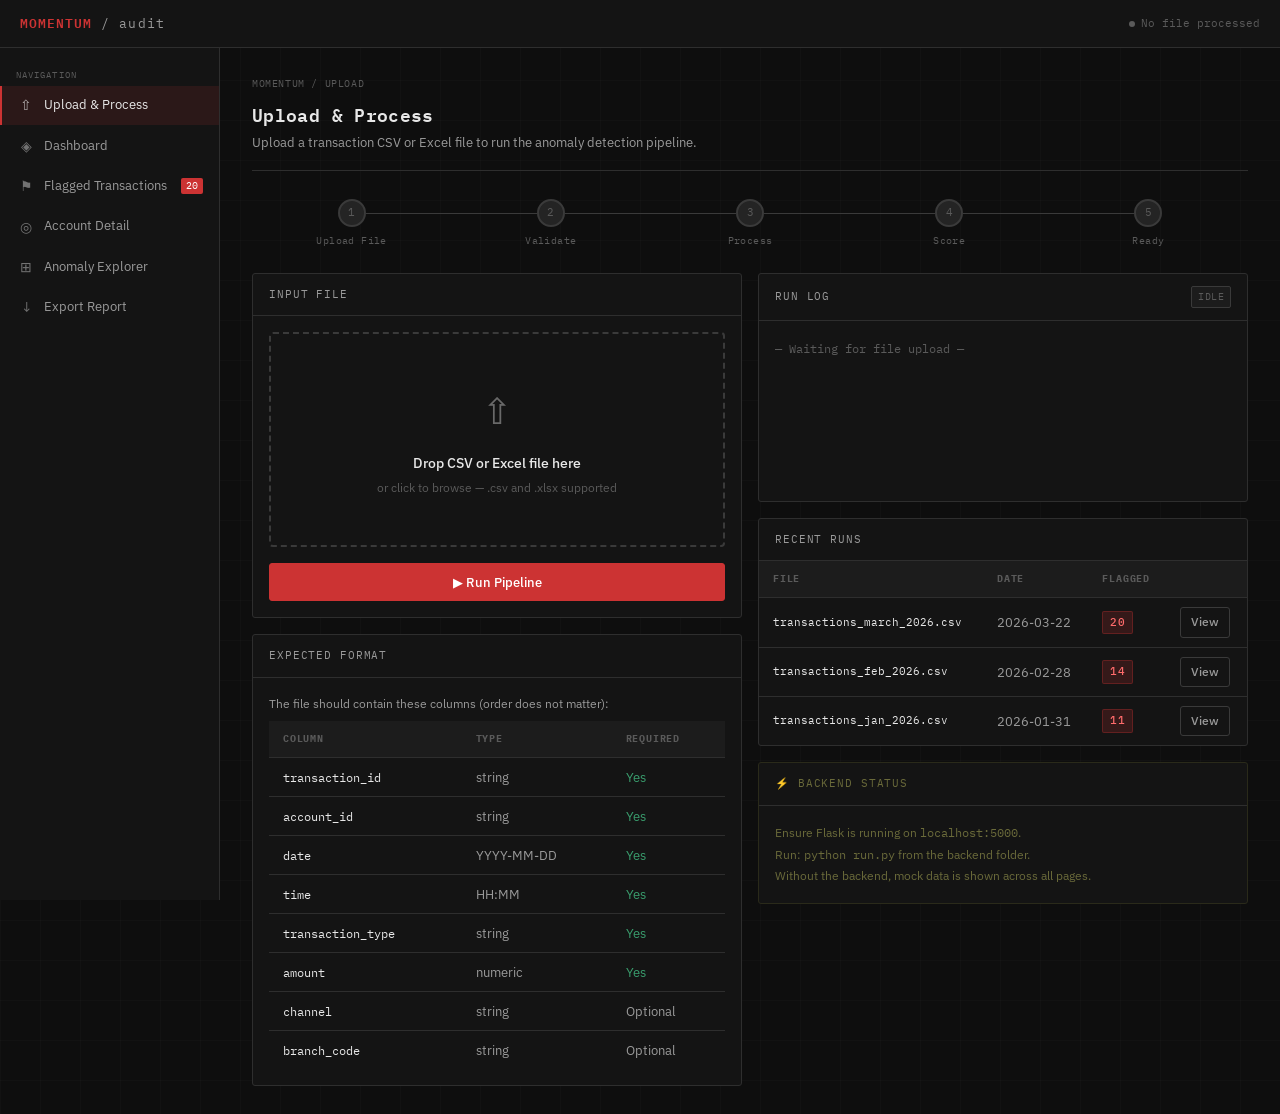
<file: backend/static/index.html>
<!DOCTYPE html>
<html lang="en">
<head>
  <meta charset="UTF-8">
  <meta name="viewport" content="width=device-width, initial-scale=1.0">
  <title>Momentum — Upload &amp; Process</title>
  <link rel="stylesheet" href="style.css">
</head>
<body>
<div class="app-shell">

  <header class="topbar" id="topbar"></header>
  <nav class="sidebar" id="sidebar"></nav>

  <main class="main">
    <div class="page-header">
      <div class="breadcrumb">MOMENTUM / UPLOAD</div>
      <h1>Upload &amp; Process</h1>
      <p>Upload a transaction CSV or Excel file to run the anomaly detection pipeline.</p>
    </div>

    <!-- Step pipeline indicator -->
    <div class="pipeline">
      <div class="pipeline-step" id="step-upload">
        <div class="pipeline-dot">1</div>
        <div class="pipeline-label">Upload File</div>
      </div>
      <div class="pipeline-step" id="step-validate">
        <div class="pipeline-dot">2</div>
        <div class="pipeline-label">Validate</div>
      </div>
      <div class="pipeline-step" id="step-process">
        <div class="pipeline-dot">3</div>
        <div class="pipeline-label">Process</div>
      </div>
      <div class="pipeline-step" id="step-score">
        <div class="pipeline-dot">4</div>
        <div class="pipeline-label">Score</div>
      </div>
      <div class="pipeline-step" id="step-done">
        <div class="pipeline-dot">5</div>
        <div class="pipeline-label">Ready</div>
      </div>
    </div>

    <div class="two-col mt16">

      <!-- Left: drop zone -->
      <div>
        <div class="panel">
          <div class="panel-header">Input File</div>
          <div class="panel-body">
            <div class="dropzone" id="dropzone">
              <div class="dz-icon">&#8679;</div>
              <div class="dz-title">Drop CSV or Excel file here</div>
              <div class="dz-sub">or click to browse — .csv and .xlsx supported</div>
              <input type="file" id="file-input" accept=".csv,.xlsx" style="display:none">
            </div>

            <div id="file-info" style="display:none" class="mt16">
              <div class="flex align-center gap8 mb8">
                <span style="font-size:20px">&#128196;</span>
                <div>
                  <div id="file-name" style="font-size:13px;font-weight:500;"></div>
                  <div id="file-meta" class="text-faint text-sm"></div>
                </div>
                <button class="btn btn-ghost btn-sm" id="clear-btn" style="margin-left:auto">&#10005; Clear</button>
              </div>
            </div>

            <div class="mt16">
              <button class="btn btn-primary" id="run-btn" disabled style="width:100%;justify-content:center;padding:10px">
                &#9654; Run Pipeline
              </button>
            </div>
          </div>
        </div>

        <div class="panel mt16">
          <div class="panel-header">Expected Format</div>
          <div class="panel-body">
            <p class="text-sm text-dim mb8">The file should contain these columns (order does not matter):</p>
            <table style="width:100%">
              <thead><tr><th>Column</th><th>Type</th><th>Required</th></tr></thead>
              <tbody>
                <tr><td class="mono">transaction_id</td>  <td class="dim">string</td>    <td class="text-green">Yes</td></tr>
                <tr><td class="mono">account_id</td>      <td class="dim">string</td>    <td class="text-green">Yes</td></tr>
                <tr><td class="mono">date</td>            <td class="dim">YYYY-MM-DD</td><td class="text-green">Yes</td></tr>
                <tr><td class="mono">time</td>            <td class="dim">HH:MM</td>     <td class="text-green">Yes</td></tr>
                <tr><td class="mono">transaction_type</td><td class="dim">string</td>    <td class="text-green">Yes</td></tr>
                <tr><td class="mono">amount</td>          <td class="dim">numeric</td>   <td class="text-green">Yes</td></tr>
                <tr><td class="mono">channel</td>         <td class="dim">string</td>    <td class="text-dim">Optional</td></tr>
                <tr><td class="mono">branch_code</td>     <td class="dim">string</td>    <td class="text-dim">Optional</td></tr>
              </tbody>
            </table>
          </div>
        </div>
      </div>

      <!-- Right: run log + recent runs -->
      <div>
        <div class="panel">
          <div class="panel-header">
            Run Log
            <span id="log-status" class="tag">idle</span>
          </div>
          <div class="panel-body" id="log-body"
               style="font-family:var(--mono);font-size:11.5px;color:var(--text2);min-height:180px;line-height:2">
            <span class="text-faint">— Waiting for file upload —</span>
          </div>
        </div>

        <div class="panel mt16">
          <div class="panel-header">Recent Runs</div>
          <div class="panel-body" style="padding:0">
            <table style="width:100%">
              <thead><tr><th>File</th><th>Date</th><th>Flagged</th><th></th></tr></thead>
              <tbody id="recent-runs"></tbody>
            </table>
          </div>
        </div>

        <div class="panel mt16" style="border-color:#2a2a1a">
          <div class="panel-header" style="color:#6a6a3a">&#9889; Backend Status</div>
          <div class="panel-body text-sm" style="color:#6a6a3a;line-height:1.8">
            Ensure Flask is running on <span style="font-family:var(--mono)">localhost:5000</span>.<br>
            Run: <span style="font-family:var(--mono)">python run.py</span> from the backend folder.<br>
            Without the backend, mock data is shown across all pages.
          </div>
        </div>
      </div>

    </div>
  </main>
</div>

<script src="data.js"></script>
<script>
  document.getElementById('topbar').innerHTML = Utils.topbar('idle');
  document.getElementById('sidebar').innerHTML = Utils.sidebar('upload');

  const recentRuns = [
    { file:'transactions_march_2026.csv', date:'2026-03-22', flagged:20 },
    { file:'transactions_feb_2026.csv',   date:'2026-02-28', flagged:14 },
    { file:'transactions_jan_2026.csv',   date:'2026-01-31', flagged:11 },
  ];
  document.getElementById('recent-runs').innerHTML = recentRuns.map(r => `
    <tr>
      <td class="mono" style="font-size:11px">${r.file}</td>
      <td class="dim">${r.date}</td>
      <td><span class="risk high">${r.flagged}</span></td>
      <td><a href="dashboard.html" class="btn btn-ghost btn-sm">View</a></td>
    </tr>
  `).join('');

  /* Drop zone */
  const dz     = document.getElementById('dropzone');
  const fi     = document.getElementById('file-input');
  const runBtn = document.getElementById('run-btn');
  let selectedFile = null;

  dz.addEventListener('click',     ()  => fi.click());
  dz.addEventListener('dragover',  e   => { e.preventDefault(); dz.classList.add('dragover'); });
  dz.addEventListener('dragleave', ()  => dz.classList.remove('dragover'));
  dz.addEventListener('drop',      e   => { e.preventDefault(); dz.classList.remove('dragover'); handleFile(e.dataTransfer.files[0]); });
  fi.addEventListener('change',    ()  => handleFile(fi.files[0]));

  function handleFile(f) {
    if (!f) return;
    if (!f.name.match(/\.(csv|xlsx)$/i)) {
      Utils.toast('Only .csv and .xlsx files are supported.', 'error');
      return;
    }
    selectedFile = f;
    document.getElementById('file-info').style.display = 'block';
    document.getElementById('file-name').textContent = f.name;
    document.getElementById('file-meta').textContent = (f.size / 1024).toFixed(1) + ' KB';
    dz.style.display = 'none';
    runBtn.disabled = false;
    log('File selected: ' + f.name, 'ok');
    setStep('upload');
  }

  document.getElementById('clear-btn').addEventListener('click', () => {
    selectedFile = null;
    document.getElementById('file-info').style.display = 'none';
    dz.style.display = '';
    runBtn.disabled = true;
    fi.value = '';
    resetSteps();
    document.getElementById('log-body').innerHTML = '<span class="text-faint">— Waiting for file upload —</span>';
    document.getElementById('log-status').textContent = 'idle';
    document.getElementById('log-status').style.color = '';
    runBtn.textContent = '&#9654; Run Pipeline';
    runBtn.onclick = null;
  });

  /* Pipeline run */
  runBtn.addEventListener('click', async () => {
    if (!selectedFile || runBtn.textContent.includes('Dashboard')) {
      if (runBtn.textContent.includes('Dashboard')) window.location.href = 'dashboard.html';
      return;
    }

    runBtn.disabled = true;
    runBtn.textContent = '⏳ Processing…';
    document.getElementById('log-status').textContent = 'running';
    document.getElementById('log-status').style.color = 'var(--yellow)';
    document.getElementById('log-body').innerHTML = '';

    log('Uploading ' + selectedFile.name + ' ...');
    setStep('validate');
    await delay(200);

    try {
      log('POST ' + BACKEND_URL + '/upload');
      setStep('process');

      log('Connecting to backend — attempt 1...');
      const result = await fetchBackendData(selectedFile, 1);
      log('Server responded OK', 'ok');
      setStep('score');
      await delay(150);

      const rows   = result.data ?? [];
      const mapped = mapBackendToUI(rows);

      localStorage.setItem('transactions', JSON.stringify(rows));
      localStorage.setItem('run_summary',  JSON.stringify(buildRunSummary(result, mapped)));

      const flagCount = result.fraud_count ?? mapped.filter(t => t.flag === 1).length;
      log(`Done — ${flagCount} anomalies in ${result.total_records ?? rows.length} records.`, 'ok');
      setStep('done');

      document.getElementById('log-status').textContent = 'done';
      document.getElementById('log-status').style.color = 'var(--green)';
      Utils.toast('Analysis complete — ' + flagCount + ' anomalies found.');

      runBtn.disabled = false;
      runBtn.innerHTML = '&#9654; View Dashboard';
      runBtn.onclick = () => { window.location.href = 'dashboard.html'; };

    } catch (err) {
      console.error(err);
      const isTimeout = err.message.includes('timed out');
      const isNetwork = err.message.toLowerCase().includes('fetch') ||
                        err.message.toLowerCase().includes('failed') ||
                        err.message.toLowerCase().includes('network');
      if (isTimeout) {
        log('ERROR: Request timed out. Check Flask is running on port 5000.', 'error');
        Utils.toast('Timed out — is the backend running?', 'error');
      } else if (isNetwork) {
        log('ERROR: Cannot reach backend. Start Flask with: python run.py', 'error');
        Utils.toast('Cannot reach backend — see log for help.', 'error');
      } else {
        log('ERROR: ' + err.message, 'error');
        Utils.toast('Backend error — check log for details.', 'error');
      }
      document.getElementById('log-status').textContent = 'error';
      document.getElementById('log-status').style.color = 'var(--accent)';
      runBtn.disabled = false;
      runBtn.textContent = '&#9654; Retry';
    }
  });

  function log(msg, cls) {
    const b = document.getElementById('log-body');
    if (!msg) return;
    const line = document.createElement('div');
    line.textContent = new Date().toTimeString().slice(0, 8) + '  ' + msg;
    if (cls === 'ok')    line.style.color = 'var(--green)';
    if (cls === 'error') line.style.color = 'var(--accent2)';
    b.appendChild(line);
    b.scrollTop = b.scrollHeight;
  }

  const stepOrder = ['upload', 'validate', 'process', 'score', 'done'];
  function setStep(active) {
    const idx = stepOrder.indexOf(active);
    stepOrder.forEach((s, i) => {
      const el = document.getElementById('step-' + s);
      if (el) el.className = 'pipeline-step' + (i < idx ? ' done' : i === idx ? ' active' : '');
    });
  }
  function resetSteps() {
    stepOrder.forEach(s => { const el = document.getElementById('step-' + s); if (el) el.className = 'pipeline-step'; });
  }

  const delay = ms => new Promise(r => setTimeout(r, ms));
</script>
</body>
</html>
</file>
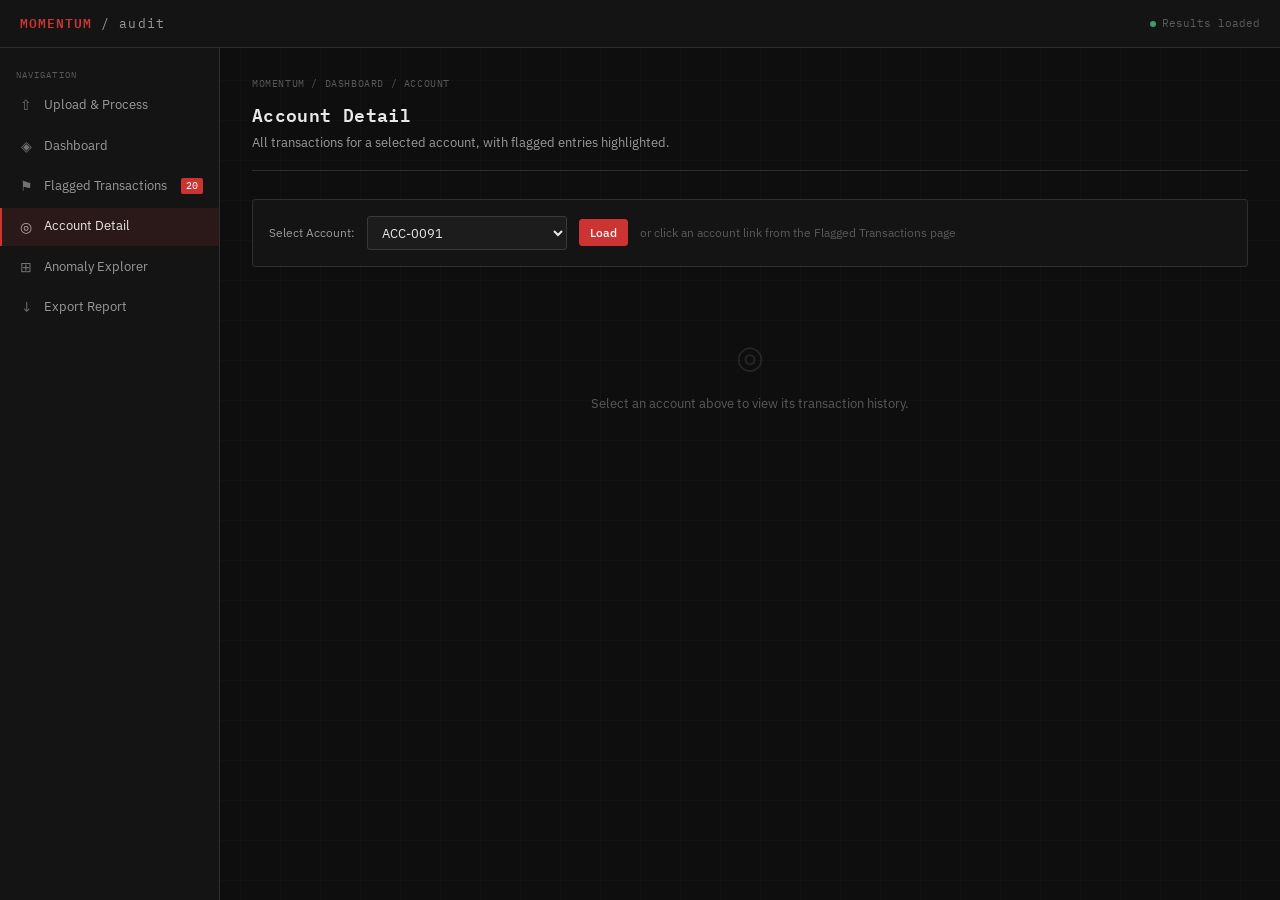
<file: backend/static/account.html>
<!DOCTYPE html>
<html lang="en">
<head>
  <meta charset="UTF-8">
  <meta name="viewport" content="width=device-width, initial-scale=1.0">
  <title>Momentum — Account Detail</title>
  <link rel="stylesheet" href="style.css">
</head>
<body>
<div class="app-shell">

  <header class="topbar" id="topbar"></header>
  <nav class="sidebar" id="sidebar"></nav>

  <main class="main">
    <div class="page-header">
      <div class="breadcrumb">MOMENTUM / <a href="dashboard.html">DASHBOARD</a> / ACCOUNT</div>
      <h1>Account Detail</h1>
      <p>All transactions for a selected account, with flagged entries highlighted.</p>
    </div>

    <div class="panel mb16">
      <div class="panel-body" style="display:flex;align-items:center;gap:12px;flex-wrap:wrap">
        <label style="font-size:12px;color:var(--text2);white-space:nowrap">Select Account:</label>
        <select class="select" id="account-select" style="width:200px"></select>
        <button class="btn btn-primary btn-sm" id="load-btn">Load</button>
        <span class="text-faint text-sm" id="acc-hint">or click an account link from the Flagged Transactions page</span>
      </div>
    </div>

    <div class="stat-grid" id="acc-stats" style="display:none"></div>

    <div id="acc-content" style="display:none">
      <div class="two-col mb16">
        <div class="panel">
          <div class="panel-header">Transaction History (last 30 days)</div>
          <div class="panel-body">
            <div class="histo" id="histo" style="height:60px"></div>
            <div class="flex justify-between mt8">
              <span class="text-faint text-sm">Older</span>
              <span class="text-faint text-sm">Recent</span>
            </div>
            <div class="flex gap12 mt8">
              <span style="font-size:11px;color:var(--text3)"><span style="display:inline-block;width:10px;height:10px;background:var(--bg4);border-radius:1px;margin-right:4px;vertical-align:middle"></span>Normal</span>
              <span style="font-size:11px;color:var(--accent)"><span style="display:inline-block;width:10px;height:10px;background:rgba(204,51,51,0.5);border-radius:1px;margin-right:4px;vertical-align:middle"></span>Flagged</span>
            </div>
          </div>
        </div>

        <div class="panel">
          <div class="panel-header">Account Profile</div>
          <div class="panel-body">
            <div class="detail-grid" id="acc-profile"></div>
          </div>
        </div>
      </div>

      <div class="table-wrap">
        <div class="table-toolbar">
          <span class="title">All Transactions</span>
          <select class="select" id="acc-filter-flag">
            <option value="">All</option>
            <option value="1">Flagged only</option>
            <option value="0">Clean only</option>
          </select>
          <span style="flex:1"></span>
          <span id="acc-count" class="text-faint text-sm"></span>
        </div>
        <div style="overflow-x:auto">
          <table>
            <thead>
              <tr>
                <th>Transaction ID</th>
                <th>Date &amp; Time</th>
                <th>Type</th>
                <th>Amount</th>
                <th>Channel</th>
                <th>Risk Score</th>
                <th>Status</th>
                <th>Anomaly</th>
              </tr>
            </thead>
            <tbody id="acc-txn-body"></tbody>
          </table>
        </div>
      </div>
    </div>

    <div id="acc-empty" class="empty">
      <div class="icon">&#9678;</div>
      <p>Select an account above to view its transaction history.</p>
    </div>

  </main>
</div>

<script src="data.js"></script>
<script>
  document.getElementById('topbar').innerHTML = Utils.topbar('ready');
  document.getElementById('sidebar').innerHTML = Utils.sidebar('account');

  /* Use live data if available */
  const ALL_TXN = getTransactions();

  const allAccounts = [...new Set(ALL_TXN.map(t => t.account))].sort();
  const sel = document.getElementById('account-select');
  allAccounts.forEach(a => {
    const o = document.createElement('option');
    o.value = a; o.textContent = a;
    sel.appendChild(o);
  });

  /* Check for URL param ?acc=ACC-XXXX */
  const urlAcc = new URLSearchParams(window.location.search).get('acc');
  if (urlAcc && allAccounts.includes(urlAcc)) {
    sel.value = urlAcc;
    loadAccount(urlAcc);
  }

  document.getElementById('load-btn').addEventListener('click', () => loadAccount(sel.value));
  document.getElementById('acc-filter-flag').addEventListener('change', () => {
    if (currentAcc) renderTable(currentAcc);
  });

  let currentAcc = null;

  function loadAccount(acc) {
    if (!acc) return;
    currentAcc = acc;
    const txns    = ALL_TXN.filter(t => t.account === acc);
    const flagged = txns.filter(t => t.flag === 1);
    const total   = txns.reduce((s, t) => s + t.amount, 0);
    const maxScore = flagged.length ? Math.max(...flagged.map(t => t.score)) : 0;

    document.getElementById('acc-stats').style.display   = '';
    document.getElementById('acc-content').style.display = '';
    document.getElementById('acc-empty').style.display   = 'none';

    document.getElementById('acc-stats').innerHTML = [
      { label:'Account ID',         value: acc,                         sub:'' },
      { label:'Total Transactions', value: txns.length,                 sub:'in dataset' },
      { label:'Flagged',            value: flagged.length,              sub:'anomalies detected', highlight: flagged.length > 0 },
      { label:'Total Volume',       value: Utils.fmt.currency(total),   sub:'combined amount' },
      { label:'Highest Risk Score', value: maxScore || '—',             sub:'max anomaly score' },
    ].map(s => `
      <div class="stat-card ${s.highlight ? 'highlight' : ''}">
        <div class="label">${s.label}</div>
        <div class="value">${s.value}</div>
        <div class="sub">${s.sub}</div>
      </div>
    `).join('');

    const types     = [...new Set(txns.map(t => t.type))];
    const anomalies = [...new Set(flagged.flatMap(t => t.anomaly.split(',').map(a => a.trim())))].filter(Boolean);
    document.getElementById('acc-profile').innerHTML = `
      <div class="detail-item"><div class="dl">Transaction Types</div><div class="dv text-sm">${types.join(', ') || '—'}</div></div>
      <div class="detail-item"><div class="dl">Branches</div><div class="dv mono">${[...new Set(txns.map(t => t.branch))].join(', ')}</div></div>
      <div class="detail-item"><div class="dl">Date Range</div><div class="dv">${txns[0]?.date || '—'} to ${txns[txns.length-1]?.date || '—'}</div></div>
      <div class="detail-item"><div class="dl">Detected Anomalies</div><div class="dv text-sm">${anomalies.join(', ') || 'None'}</div></div>
    `;

    /* Histogram */
    const histo = document.getElementById('histo');
    const bins  = 30;
    const counts     = Array(bins).fill(0);
    const flagCounts = Array(bins).fill(0);
    const now = new Date();
    txns.forEach(t => {
      const d       = new Date(t.date);
      const daysAgo = Math.floor((now - d) / 86400000);
      const bin     = Math.min(bins - 1, Math.max(0, bins - 1 - daysAgo));
      counts[bin]++;
      if (t.flag) flagCounts[bin]++;
    });
    const maxBin = Math.max(...counts, 1);
    histo.innerHTML = counts.map((c, i) => {
      const h   = (c / maxBin * 100).toFixed(0);
      const cls = flagCounts[i] > 0 ? 'flagged' : '';
      return `<div class="histo-bar ${cls}" style="height:${h}%;min-height:${c>0?'4px':'2px'}"
                   title="${c} txn${c!==1?'s':''}${flagCounts[i]?' ('+flagCounts[i]+' flagged)':''}"></div>`;
    }).join('');

    renderTable(acc);
    document.getElementById('acc-hint').style.display = 'none';
  }

  function renderTable(acc) {
    const flagFilter = document.getElementById('acc-filter-flag').value;
    let txns = ALL_TXN.filter(t => t.account === acc);
    if (flagFilter !== '') txns = txns.filter(t => String(t.flag) === flagFilter);

    document.getElementById('acc-count').textContent = txns.length + ' transactions';
    document.getElementById('acc-txn-body').innerHTML = txns.length ? txns.map(t => `
      <tr style="${t.flag ? 'background:rgba(204,51,51,0.04);' : ''}">
        <td class="mono">${t.id}</td>
        <td class="dim">${t.date} <span class="text-faint">${t.time}</span></td>
        <td>${t.type}</td>
        <td class="mono">${Utils.fmt.currency(t.amount)}</td>
        <td class="dim">${t.channel}</td>
        <td>
          ${t.flag ? `
            <div class="score-bar-wrap">
              <div class="score-bar"><div class="score-bar-fill" style="width:${t.score}%;background:${Utils.scoreColor(t.score)}"></div></div>
              <div class="score-val">${t.score}</div>
            </div>` : '<span class="text-faint text-sm">—</span>'}
        </td>
        <td>
          ${t.flag
            ? `<span class="risk ${t.risk}">&#9873; ${t.risk.toUpperCase()}</span>`
            : `<span style="color:var(--green);font-size:12px">&#10003; Clean</span>`}
        </td>
        <td class="text-sm text-dim">${t.anomaly || '—'}</td>
      </tr>
    `).join('') : `<tr><td colspan="8"><div class="empty"><div class="icon">&#8856;</div><p>No transactions match filter.</p></div></td></tr>`;
  }
</script>
</body>
</html>
</file>
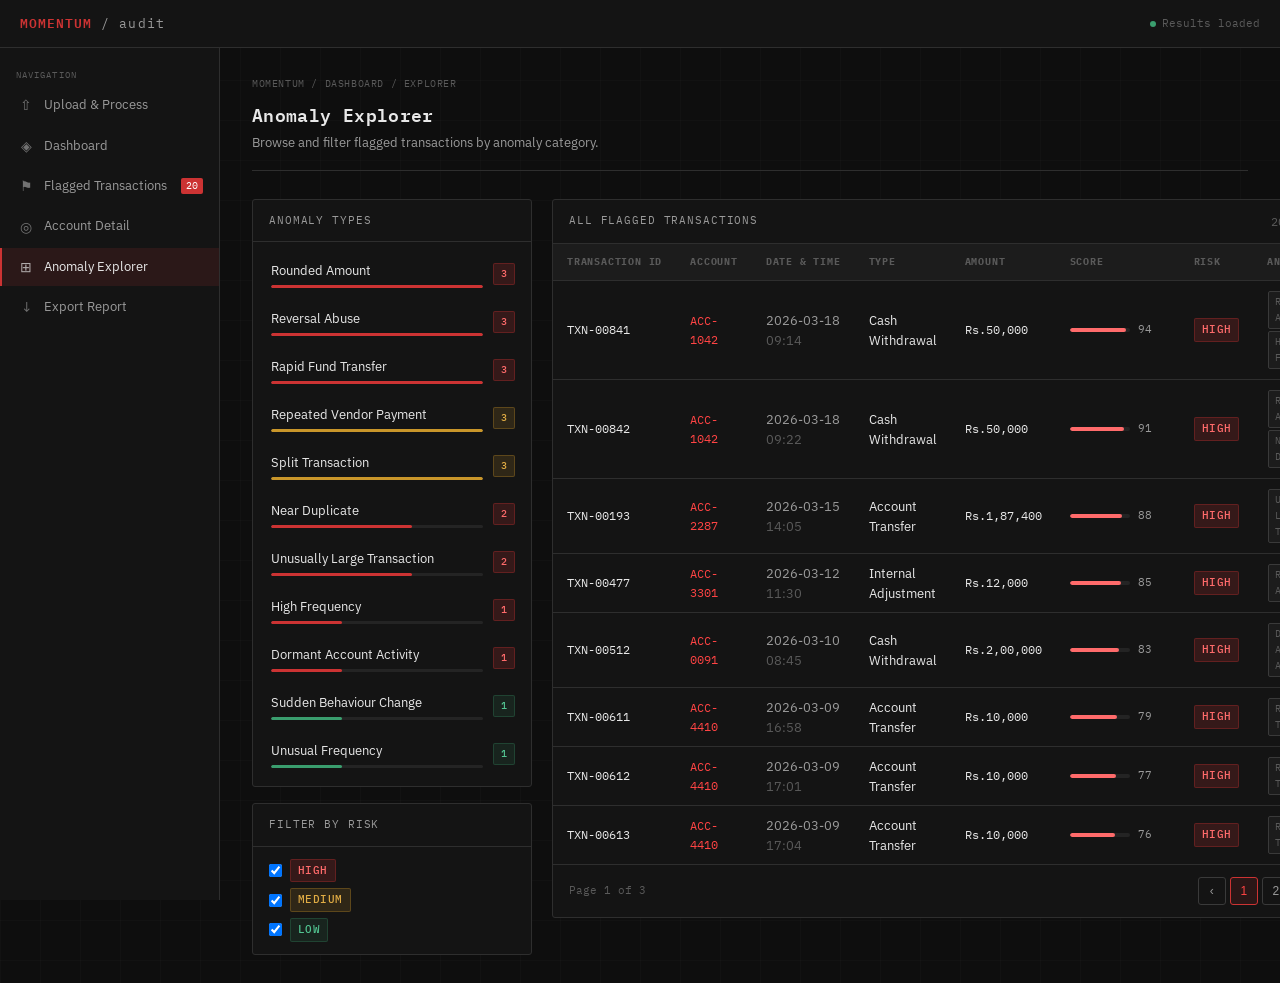
<file: backend/static/explorer.html>
<!DOCTYPE html>
<html lang="en">
<head>
  <meta charset="UTF-8">
  <meta name="viewport" content="width=device-width, initial-scale=1.0">
  <title>Momentum — Anomaly Explorer</title>
  <link rel="stylesheet" href="style.css">
</head>
<body>
<div class="app-shell">

  <header class="topbar" id="topbar"></header>
  <nav class="sidebar" id="sidebar"></nav>

  <main class="main">
    <div class="page-header">
      <div class="breadcrumb">MOMENTUM / <a href="dashboard.html">DASHBOARD</a> / EXPLORER</div>
      <h1>Anomaly Explorer</h1>
      <p>Browse and filter flagged transactions by anomaly category.</p>
    </div>

    <div style="display:grid;grid-template-columns:280px 1fr;gap:20px;align-items:start">

      <div>
        <div class="panel">
          <div class="panel-header">
            Anomaly Types
            <button class="btn btn-ghost btn-sm" id="clear-type" style="display:none">Clear</button>
          </div>
          <div id="type-list" style="padding:8px 0"></div>
        </div>

        <div class="panel mt16">
          <div class="panel-header">Filter by Risk</div>
          <div style="padding:12px 16px;display:flex;flex-direction:column;gap:6px">
            <label class="flex align-center gap8" style="cursor:pointer;font-size:13px">
              <input type="checkbox" class="risk-check" value="high" checked> <span class="risk high">HIGH</span>
            </label>
            <label class="flex align-center gap8" style="cursor:pointer;font-size:13px">
              <input type="checkbox" class="risk-check" value="medium" checked> <span class="risk medium">MEDIUM</span>
            </label>
            <label class="flex align-center gap8" style="cursor:pointer;font-size:13px">
              <input type="checkbox" class="risk-check" value="low" checked> <span class="risk low">LOW</span>
            </label>
          </div>
        </div>
      </div>

      <div>
        <div class="panel mb16" id="type-desc-card" style="display:none;border-color:var(--accent)">
          <div class="panel-header" id="type-desc-title" style="color:var(--accent2)"></div>
          <div class="panel-body text-sm" id="type-desc-body" style="color:var(--text2);line-height:1.8"></div>
        </div>

        <div class="table-wrap">
          <div class="table-toolbar">
            <span class="title" id="table-label">All Flagged Transactions</span>
            <span style="flex:1"></span>
            <span id="exp-count" class="text-faint text-sm"></span>
          </div>
          <div style="overflow-x:auto">
            <table>
              <thead>
                <tr>
                  <th>Transaction ID</th>
                  <th>Account</th>
                  <th>Date &amp; Time</th>
                  <th>Type</th>
                  <th>Amount</th>
                  <th>Score</th>
                  <th>Risk</th>
                  <th>Anomaly Types</th>
                </tr>
              </thead>
              <tbody id="exp-body"></tbody>
            </table>
          </div>
          <div class="pagination" id="exp-pagination"></div>
        </div>
      </div>
    </div>

  </main>
</div>

<script src="data.js"></script>
<script>
  document.getElementById('topbar').innerHTML = Utils.topbar('ready');
  document.getElementById('sidebar').innerHTML = Utils.sidebar('explorer');

  /* Use live data */
  const ALL_DATA = getTransactions();
  const flagged  = ALL_DATA.filter(t => t.flag === 1);

  /* Build anomaly type summary from live data */
  const liveTypes = {};
  flagged.forEach(t => {
    if (!t.anomaly) return;
    t.anomaly.split(',').forEach(a => {
      const k = a.trim();
      if (!k) return;
      if (!liveTypes[k]) liveTypes[k] = { name:k, count:0, risk:'low', desc:'' };
      liveTypes[k].count++;
      if (t.risk === 'high')        liveTypes[k].risk = 'high';
      else if (t.risk === 'medium' && liveTypes[k].risk !== 'high') liveTypes[k].risk = 'medium';
    });
  });

  // Merge descriptions from ANOMALY_TYPES constant where available
  ANOMALY_TYPES.forEach(at => {
    if (liveTypes[at.name]) liveTypes[at.name].desc = at.desc;
  });

  const typeData = Object.keys(liveTypes).length ? Object.values(liveTypes) : ANOMALY_TYPES;

  let selectedType = null;
  let page = 1;
  const PER = 8;

  const maxCount = Math.max(...typeData.map(a => a.count), 1);
  document.getElementById('type-list').innerHTML = [...typeData]
    .sort((a, b) => b.count - a.count)
    .map(a => `
      <div class="type-item" data-type="${a.name}" style="
        padding:10px 16px;cursor:pointer;border-left:2px solid transparent;
        transition:all .1s;display:flex;align-items:center;gap:10px">
        <div style="flex:1">
          <div style="font-size:12.5px;color:var(--text)">${a.name}</div>
          <div style="height:3px;background:var(--bg4);border-radius:2px;margin-top:5px;overflow:hidden">
            <div style="height:100%;width:${a.count/maxCount*100}%;background:${a.risk==='high'?'var(--accent)':a.risk==='medium'?'var(--yellow)':'var(--green)'};border-radius:2px"></div>
          </div>
        </div>
        <span class="risk ${a.risk}" style="font-size:10px">${a.count}</span>
      </div>
    `).join('');

  document.querySelectorAll('.type-item').forEach(el => {
    el.addEventListener('click', () => {
      const t = el.dataset.type;
      if (selectedType === t) {
        clearTypeSelection();
      } else {
        selectedType = t;
        document.querySelectorAll('.type-item').forEach(i => {
          i.style.borderLeftColor = 'transparent';
          i.style.background = '';
        });
        el.style.borderLeftColor = 'var(--accent)';
        el.style.background = 'var(--accentdim)';
        document.getElementById('clear-type').style.display = '';

        const info = typeData.find(a => a.name === t);
        if (info && info.desc) {
          document.getElementById('type-desc-card').style.display = '';
          document.getElementById('type-desc-title').textContent = t;
          document.getElementById('type-desc-body').textContent  = info.desc;
        } else {
          document.getElementById('type-desc-card').style.display = 'none';
        }
        document.getElementById('table-label').textContent = t;
      }
      page = 1;
      render();
    });
  });

  function clearTypeSelection() {
    selectedType = null;
    document.querySelectorAll('.type-item').forEach(i => {
      i.style.borderLeftColor = 'transparent';
      i.style.background = '';
    });
    document.getElementById('clear-type').style.display = 'none';
    document.getElementById('type-desc-card').style.display = 'none';
    document.getElementById('table-label').textContent = 'All Flagged Transactions';
  }

  document.getElementById('clear-type').addEventListener('click', () => {
    clearTypeSelection();
    page = 1;
    render();
  });

  document.querySelectorAll('.risk-check').forEach(cb => cb.addEventListener('change', () => { page=1; render(); }));

  function getFiltered() {
    const risks = [...document.querySelectorAll('.risk-check:checked')].map(c => c.value);
    return flagged.filter(t => {
      if (!risks.includes(t.risk)) return false;
      if (selectedType && !t.anomaly.includes(selectedType)) return false;
      return true;
    });
  }

  function render() {
    const filtered = getFiltered();
    const slice    = Utils.paginate(filtered, page, PER);
    document.getElementById('exp-count').textContent = filtered.length + ' transactions';

    document.getElementById('exp-body').innerHTML = slice.length ? slice.map(t => `
      <tr onclick="window.location='flagged.html'" style="cursor:pointer">
        <td class="mono">${t.id}</td>
        <td class="mono"><a href="account.html?acc=${t.account}" onclick="event.stopPropagation()" style="color:var(--accent2);text-decoration:none">${t.account}</a></td>
        <td class="dim">${t.date} <span class="text-faint">${t.time}</span></td>
        <td>${t.type}</td>
        <td class="mono">${Utils.fmt.currency(t.amount)}</td>
        <td>
          <div class="score-bar-wrap">
            <div class="score-bar"><div class="score-bar-fill" style="width:${t.score}%;background:${Utils.scoreColor(t.score)}"></div></div>
            <div class="score-val">${t.score}</div>
          </div>
        </td>
        <td><span class="risk ${t.risk}">${t.risk.toUpperCase()}</span></td>
        <td class="text-sm" style="color:var(--text2)">
          ${(t.anomaly || '').split(',').map(a => a.trim()).filter(Boolean).map(a =>
            `<span class="tag ${selectedType && a===selectedType ? 'active' : ''}" style="margin:1px">${a}</span>`
          ).join('')}
        </td>
      </tr>
    `).join('') : `<tr><td colspan="8"><div class="empty"><div class="icon">&#8856;</div><p>No transactions match selection.</p></div></td></tr>`;

    const total = Math.ceil(filtered.length / PER);
    const pag = document.getElementById('exp-pagination');
    if (total <= 1) { pag.innerHTML = ''; return; }
    let html = `<span class="info">Page ${page} of ${total}</span>`;
    html += `<button class="page-btn" onclick="goPage(${page-1})" ${page===1?'disabled':''}>&#8249;</button>`;
    for (let i=1; i<=total; i++) html += `<button class="page-btn ${i===page?'active':''}" onclick="goPage(${i})">${i}</button>`;
    html += `<button class="page-btn" onclick="goPage(${page+1})" ${page===total?'disabled':''}>&#8250;</button>`;
    pag.innerHTML = html;
  }

  window.goPage = n => { page = n; render(); };
  render();
</script>
</body>
</html>
</file>
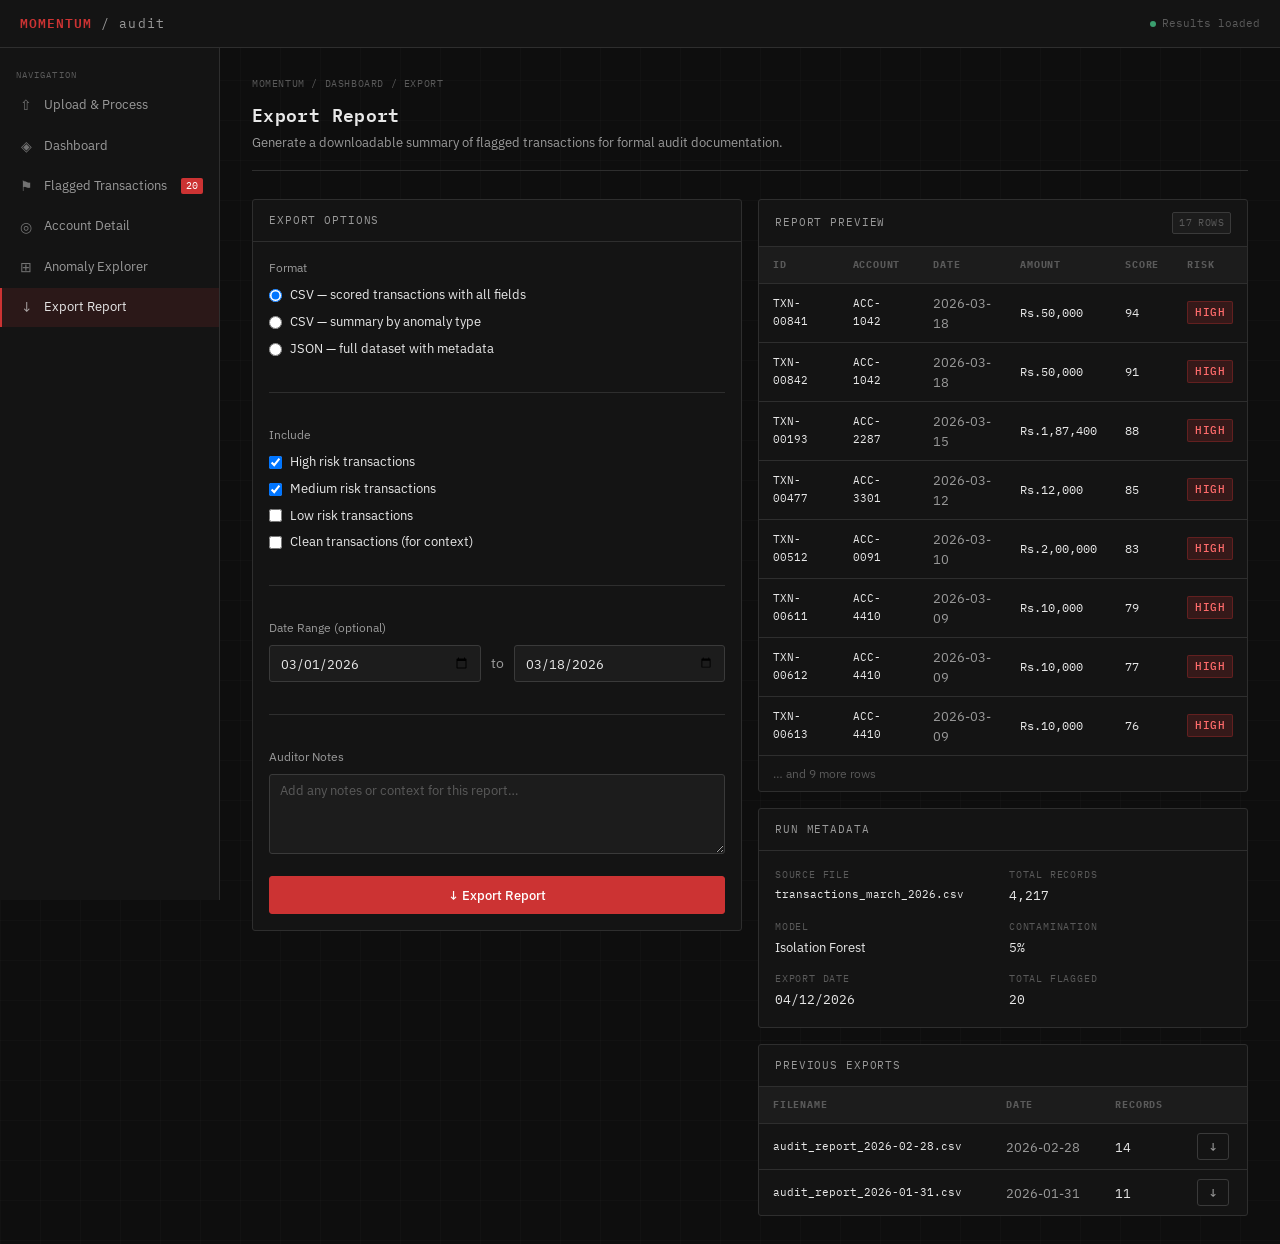
<file: backend/static/export.html>
<!DOCTYPE html>
<html lang="en">
<head>
  <meta charset="UTF-8">
  <meta name="viewport" content="width=device-width, initial-scale=1.0">
  <title>Momentum — Export Report</title>
  <link rel="stylesheet" href="style.css">
</head>
<body>
<div class="app-shell">

  <header class="topbar" id="topbar"></header>
  <nav class="sidebar" id="sidebar"></nav>

  <main class="main">
    <div class="page-header">
      <div class="breadcrumb">MOMENTUM / <a href="dashboard.html">DASHBOARD</a> / EXPORT</div>
      <h1>Export Report</h1>
      <p>Generate a downloadable summary of flagged transactions for formal audit documentation.</p>
    </div>

    <div class="two-col">

      <div style="display:flex;flex-direction:column;gap:16px">
        <div class="panel">
          <div class="panel-header">Export Options</div>
          <div class="panel-body" style="display:flex;flex-direction:column;gap:16px">

            <div>
              <label class="text-sm text-dim mb8" style="display:block">Format</label>
              <div style="display:flex;flex-direction:column;gap:6px">
                <label class="flex align-center gap8" style="cursor:pointer;font-size:13px">
                  <input type="radio" name="fmt" value="csv" checked> CSV — scored transactions with all fields
                </label>
                <label class="flex align-center gap8" style="cursor:pointer;font-size:13px">
                  <input type="radio" name="fmt" value="summary"> CSV — summary by anomaly type
                </label>
                <label class="flex align-center gap8" style="cursor:pointer;font-size:13px">
                  <input type="radio" name="fmt" value="json"> JSON — full dataset with metadata
                </label>
              </div>
            </div>

            <hr class="divider">

            <div>
              <label class="text-sm text-dim mb8" style="display:block">Include</label>
              <div style="display:flex;flex-direction:column;gap:6px">
                <label class="flex align-center gap8" style="cursor:pointer;font-size:13px">
                  <input type="checkbox" id="inc-high" checked> High risk transactions
                </label>
                <label class="flex align-center gap8" style="cursor:pointer;font-size:13px">
                  <input type="checkbox" id="inc-med" checked> Medium risk transactions
                </label>
                <label class="flex align-center gap8" style="cursor:pointer;font-size:13px">
                  <input type="checkbox" id="inc-low"> Low risk transactions
                </label>
                <label class="flex align-center gap8" style="cursor:pointer;font-size:13px">
                  <input type="checkbox" id="inc-clean"> Clean transactions (for context)
                </label>
              </div>
            </div>

            <hr class="divider">

            <div>
              <label class="text-sm text-dim mb8" style="display:block">Date Range (optional)</label>
              <div class="flex gap8">
                <input class="input flex-1" type="date" id="exp-from">
                <span class="text-dim" style="padding:7px 2px">to</span>
                <input class="input flex-1" type="date" id="exp-to">
              </div>
            </div>

            <hr class="divider">

            <div>
              <label class="text-sm text-dim mb8" style="display:block">Auditor Notes</label>
              <textarea class="input" id="notes" rows="4" style="width:100%;resize:vertical"
                placeholder="Add any notes or context for this report…"></textarea>
            </div>

            <button class="btn btn-primary" id="export-btn" style="width:100%;justify-content:center;padding:10px">
              &#8595; Export Report
            </button>
          </div>
        </div>
      </div>

      <div style="display:flex;flex-direction:column;gap:16px">

        <div class="panel">
          <div class="panel-header">
            Report Preview
            <span class="tag" id="preview-count"></span>
          </div>
          <div class="panel-body" style="padding:0">
            <table style="width:100%">
              <thead>
                <tr><th>ID</th><th>Account</th><th>Date</th><th>Amount</th><th>Score</th><th>Risk</th></tr>
              </thead>
              <tbody id="preview-body"></tbody>
            </table>
          </div>
        </div>

        <div class="panel">
          <div class="panel-header">Run Metadata</div>
          <div class="panel-body">
            <div class="detail-grid" id="meta-grid"></div>
          </div>
        </div>

        <div class="panel">
          <div class="panel-header">Previous Exports</div>
          <div class="panel-body" style="padding:0">
            <table>
              <thead><tr><th>Filename</th><th>Date</th><th>Records</th><th></th></tr></thead>
              <tbody>
                <tr>
                  <td class="mono" style="font-size:11px">audit_report_2026-02-28.csv</td>
                  <td class="dim">2026-02-28</td><td>14</td>
                  <td><button class="btn btn-ghost btn-sm" onclick="Utils.toast('Re-downloading…')">&#8595;</button></td>
                </tr>
                <tr>
                  <td class="mono" style="font-size:11px">audit_report_2026-01-31.csv</td>
                  <td class="dim">2026-01-31</td><td>11</td>
                  <td><button class="btn btn-ghost btn-sm" onclick="Utils.toast('Re-downloading…')">&#8595;</button></td>
                </tr>
              </tbody>
            </table>
          </div>
        </div>

      </div>
    </div>
  </main>
</div>

<script src="data.js"></script>
<script>
  document.getElementById('topbar').innerHTML = Utils.topbar('ready');
  document.getElementById('sidebar').innerHTML = Utils.sidebar('export');

  /* Load live run summary */
  let R = RUN_SUMMARY;
  try {
    const stored = localStorage.getItem('run_summary');
    if (stored) R = JSON.parse(stored);
  } catch (_) {}

  /* Render metadata panel */
  const today = new Date().toLocaleDateString('en-IN', { day:'2-digit', month:'2-digit', year:'numeric' });
  document.getElementById('meta-grid').innerHTML = `
    <div class="detail-item"><div class="dl">Source File</div><div class="dv mono" style="font-size:11px">${R.file ?? '—'}</div></div>
    <div class="detail-item"><div class="dl">Total Records</div><div class="dv mono">${(R.total ?? 0).toLocaleString()}</div></div>
    <div class="detail-item"><div class="dl">Model</div><div class="dv text-sm">Isolation Forest</div></div>
    <div class="detail-item"><div class="dl">Contamination</div><div class="dv mono">${((R.contamination ?? 0.05) * 100)}%</div></div>
    <div class="detail-item"><div class="dl">Export Date</div><div class="dv mono">${today}</div></div>
    <div class="detail-item"><div class="dl">Total Flagged</div><div class="dv mono">${R.flagged ?? '—'}</div></div>
  `;

  /* Set default date range from live data */
  const ALL_DATA = getTransactions();
  const dates = ALL_DATA.map(t => t.date).filter(Boolean).sort();
  if (dates.length) {
    document.getElementById('exp-from').value = dates[0];
    document.getElementById('exp-to').value   = dates[dates.length - 1];
  }

  function getExportData() {
    const incHigh  = document.getElementById('inc-high').checked;
    const incMed   = document.getElementById('inc-med').checked;
    const incLow   = document.getElementById('inc-low').checked;
    const incClean = document.getElementById('inc-clean').checked;
    const from     = document.getElementById('exp-from').value;
    const to       = document.getElementById('exp-to').value;

    return ALL_DATA.filter(t => {
      if (from && t.date < from) return false;
      if (to   && t.date > to)   return false;
      if (t.flag === 0 && !incClean) return false;
      if (t.flag === 1) {
        if (t.risk === 'high'   && !incHigh) return false;
        if (t.risk === 'medium' && !incMed)  return false;
        if (t.risk === 'low'    && !incLow)  return false;
      }
      return true;
    });
  }

  function updatePreview() {
    const data = getExportData();
    document.getElementById('preview-count').textContent = data.length + ' rows';
    document.getElementById('preview-body').innerHTML = data.slice(0, 8).map(t => `
      <tr>
        <td class="mono" style="font-size:11px">${t.id}</td>
        <td class="mono" style="font-size:11px">${t.account}</td>
        <td class="dim">${t.date}</td>
        <td class="mono">${Utils.fmt.currency(t.amount)}</td>
        <td class="mono">${t.flag ? t.score : '—'}</td>
        <td>${t.flag ? `<span class="risk ${t.risk}">${t.risk.toUpperCase()}</span>` : '<span style="color:var(--green);font-size:11px">&#10003;</span>'}</td>
      </tr>
    `).join('') + (data.length > 8 ? `<tr><td colspan="6" class="text-faint text-sm" style="padding:8px 14px">… and ${data.length - 8} more rows</td></tr>` : '');
  }

  ['inc-high','inc-med','inc-low','inc-clean','exp-from','exp-to']
    .forEach(id => document.getElementById(id).addEventListener('change', updatePreview));

  document.getElementById('export-btn').addEventListener('click', () => {
    const fmt   = document.querySelector('input[name="fmt"]:checked').value;
    const data  = getExportData();
    const notes = document.getElementById('notes').value.trim();

    if (fmt === 'csv' || fmt === 'summary') {
      let csvRows;
      if (fmt === 'csv') {
        const headers = ['transaction_id','account_id','date','time','transaction_type','amount','channel','branch_code','anomaly_score','anomaly_flag','risk_level','anomaly_type'];
        csvRows = [
          headers.join(','),
          ...data.map(t => [
            t.id, t.account, t.date, t.time, `"${t.type}"`,
            t.amount, t.channel, t.branch, t.score, t.flag, t.risk, `"${t.anomaly}"`
          ].join(','))
        ];
        if (notes) csvRows.push(`# Notes: "${notes.replace(/\n/g, ' ')}"`);
      } else {
        const summary = {};
        data.filter(t => t.flag).forEach(t => {
          (t.anomaly || '').split(',').forEach(a => {
            const k = a.trim();
            if (!k) return;
            if (!summary[k]) summary[k] = { type:k, count:0, high:0, medium:0, low:0 };
            summary[k].count++;
            summary[k][t.risk]++;
          });
        });
        csvRows = [
          'anomaly_type,total_count,high,medium,low',
          ...Object.values(summary).map(s => `"${s.type}",${s.count},${s.high},${s.medium},${s.low}`)
        ];
      }
      downloadText(csvRows.join('\n'), `audit_report_${new Date().toISOString().slice(0,10)}.csv`, 'text/csv');
    } else {
      const payload = {
        meta: { ...R, export_date: new Date().toISOString().slice(0,10), notes },
        transactions: data
      };
      downloadText(JSON.stringify(payload, null, 2), `audit_report_${new Date().toISOString().slice(0,10)}.json`, 'application/json');
    }
    Utils.toast('Report exported successfully.');
  });

  function downloadText(content, filename, mime) {
    const blob = new Blob([content], { type: mime });
    const url  = URL.createObjectURL(blob);
    const a    = document.createElement('a');
    a.href = url; a.download = filename;
    document.body.appendChild(a); a.click();
    document.body.removeChild(a);
    URL.revokeObjectURL(url);
  }

  updatePreview();
</script>
</body>
</html>
</file>
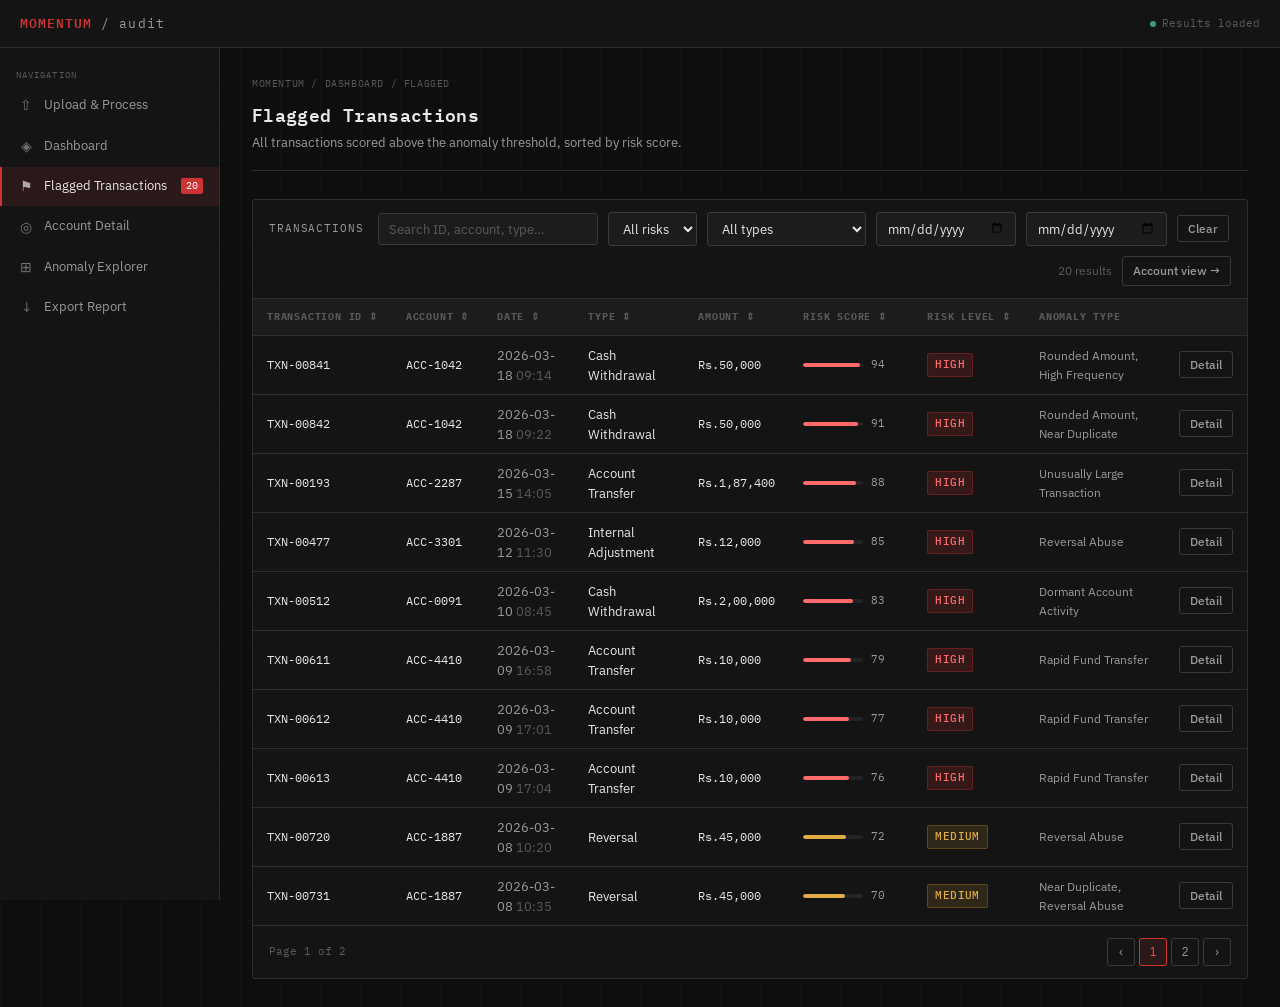
<file: backend/static/flagged.html>
<!DOCTYPE html>
<html lang="en">
<head>
  <meta charset="UTF-8">
  <meta name="viewport" content="width=device-width, initial-scale=1.0">
  <title>Momentum — Flagged Transactions</title>
  <link rel="stylesheet" href="style.css">
</head>
<body>
<div class="app-shell">

  <header class="topbar" id="topbar"></header>
  <nav class="sidebar" id="sidebar"></nav>

  <main class="main">
    <div class="page-header">
      <div class="breadcrumb">MOMENTUM / <a href="dashboard.html">DASHBOARD</a> / FLAGGED</div>
      <h1>Flagged Transactions</h1>
      <p>All transactions scored above the anomaly threshold, sorted by risk score.</p>
    </div>

    <div class="table-wrap">
      <div class="table-toolbar">
        <span class="title">Transactions</span>
        <input class="input" id="search" placeholder="Search ID, account, type…" style="width:220px">
        <select class="select" id="filter-risk">
          <option value="">All risks</option>
          <option value="high">High</option>
          <option value="medium">Medium</option>
          <option value="low">Low</option>
        </select>
        <select class="select" id="filter-type">
          <option value="">All types</option>
        </select>
        <input class="input" id="filter-date-from" type="date" title="From date">
        <input class="input" id="filter-date-to"   type="date" title="To date">
        <button class="btn btn-ghost btn-sm" id="clear-filters">Clear</button>
        <span style="flex:1"></span>
        <span id="count-label" class="text-faint text-sm"></span>
        <a href="account.html" class="btn btn-ghost btn-sm">Account view &#8594;</a>
      </div>

      <div style="overflow-x:auto">
        <table>
          <thead>
            <tr>
              <th data-col="id">Transaction ID &#8661;</th>
              <th data-col="account">Account &#8661;</th>
              <th data-col="date">Date &#8661;</th>
              <th data-col="type">Type &#8661;</th>
              <th data-col="amount">Amount &#8661;</th>
              <th data-col="score">Risk Score &#8661;</th>
              <th data-col="risk">Risk Level &#8661;</th>
              <th data-col="anomaly">Anomaly Type</th>
              <th></th>
            </tr>
          </thead>
          <tbody id="txn-body"></tbody>
        </table>
      </div>
      <div class="pagination" id="pagination"></div>
    </div>
  </main>
</div>

<!-- Transaction detail modal -->
<div class="modal-overlay" id="modal">
  <div class="modal">
    <div class="modal-header">
      <h2 id="modal-title">Transaction Detail</h2>
      <button class="modal-close" id="modal-close">&#10005;</button>
    </div>
    <div class="modal-body" id="modal-body"></div>
  </div>
</div>

<script src="data.js"></script>
<script>
  document.getElementById('topbar').innerHTML = Utils.topbar('ready');
  document.getElementById('sidebar').innerHTML = Utils.sidebar('flagged');

  /* Use getTransactions() so real backend data is shown after upload */
  const ALL_DATA = getTransactions();
  const flagged  = ALL_DATA.filter(t => t.flag === 1);

  /* Populate type filter */
  const types = [...new Set(flagged.map(t => t.type))].sort();
  const typeSelect = document.getElementById('filter-type');
  types.forEach(ty => {
    const o = document.createElement('option');
    o.value = ty; o.textContent = ty;
    typeSelect.appendChild(o);
  });

  let filtered = [...flagged];
  let sortCol  = 'score';
  let sortAsc  = false;
  let page     = 1;
  const PER    = 10;

  function applyFilters() {
    const q    = document.getElementById('search').value.toLowerCase();
    const risk = document.getElementById('filter-risk').value;
    const type = document.getElementById('filter-type').value;
    const from = document.getElementById('filter-date-from').value;
    const to   = document.getElementById('filter-date-to').value;

    filtered = flagged.filter(t => {
      if (q && !`${t.id} ${t.account} ${t.type} ${t.anomaly}`.toLowerCase().includes(q)) return false;
      if (risk && t.risk !== risk) return false;
      if (type && t.type !== type) return false;
      if (from && t.date < from)   return false;
      if (to   && t.date > to)     return false;
      return true;
    });
    filtered = Utils.sortBy(filtered, sortCol, sortAsc);
    page = 1;
    render();
  }

  function render() {
    const slice = Utils.paginate(filtered, page, PER);
    document.getElementById('count-label').textContent = filtered.length + ' results';

    document.getElementById('txn-body').innerHTML = slice.length ? slice.map(t => `
      <tr data-id="${t.id}" style="cursor:pointer">
        <td class="mono">${t.id}</td>
        <td class="mono">${t.account}</td>
        <td class="dim">${t.date} <span class="text-faint">${t.time}</span></td>
        <td>${t.type}</td>
        <td class="mono">${Utils.fmt.currency(t.amount)}</td>
        <td>
          <div class="score-bar-wrap">
            <div class="score-bar">
              <div class="score-bar-fill" style="width:${t.score}%;background:${Utils.scoreColor(t.score)}"></div>
            </div>
            <div class="score-val">${t.score}</div>
          </div>
        </td>
        <td><span class="risk ${t.risk}">${t.risk.toUpperCase()}</span></td>
        <td class="text-sm text-dim">${t.anomaly || '—'}</td>
        <td><button class="btn btn-ghost btn-sm detail-btn" data-id="${t.id}">Detail</button></td>
      </tr>
    `).join('') : '<tr><td colspan="9"><div class="empty"><div class="icon">&#8856;</div><p>No transactions match filters.</p></div></td></tr>';

    renderPagination();
  }

  function renderPagination() {
    const total = Math.ceil(filtered.length / PER);
    const pag   = document.getElementById('pagination');
    if (total <= 1) { pag.innerHTML = ''; return; }
    let html = `<span class="info">Page ${page} of ${total}</span>`;
    html += `<button class="page-btn" onclick="goPage(${page-1})" ${page===1?'disabled':''}>&#8249;</button>`;
    for (let i = 1; i <= total; i++) {
      if (total > 7 && Math.abs(i - page) > 2 && i !== 1 && i !== total) {
        if (i === 2 || i === total - 1) html += `<span class="page-btn" style="cursor:default;border:none">…</span>`;
        continue;
      }
      html += `<button class="page-btn ${i===page?'active':''}" onclick="goPage(${i})">${i}</button>`;
    }
    html += `<button class="page-btn" onclick="goPage(${page+1})" ${page===total?'disabled':''}>&#8250;</button>`;
    pag.innerHTML = html;
  }

  window.goPage = n => {
    const total = Math.ceil(filtered.length / PER);
    if (n < 1 || n > total) return;
    page = n; render();
  };

  /* Sort on header click */
  document.querySelectorAll('thead th[data-col]').forEach(th => {
    th.addEventListener('click', () => {
      const col = th.dataset.col;
      sortAsc  = sortCol === col ? !sortAsc : false;
      sortCol  = col;
      filtered = Utils.sortBy(filtered, sortCol, sortAsc);
      render();
    });
  });

  ['search','filter-risk','filter-type','filter-date-from','filter-date-to']
    .forEach(id => document.getElementById(id).addEventListener('input', applyFilters));

  document.getElementById('clear-filters').addEventListener('click', () => {
    ['search','filter-risk','filter-type','filter-date-from','filter-date-to']
      .forEach(id => { document.getElementById(id).value = ''; });
    applyFilters();
  });

  /* Row / Detail button click → modal */
  document.getElementById('txn-body').addEventListener('click', e => {
    const btn = e.target.closest('.detail-btn');
    const row = e.target.closest('tr[data-id]');
    if (!btn && !row) return;
    const id = (btn || row).dataset.id;
    const t  = ALL_DATA.find(x => x.id === id);
    if (t) openModal(t);
  });

  function openModal(t) {
    document.getElementById('modal-title').textContent = t.id;
    document.getElementById('modal-body').innerHTML = `
      <div class="flex align-center gap12 mb16">
        <span class="risk ${t.risk}" style="font-size:13px;padding:4px 10px">${t.risk.toUpperCase()} RISK</span>
        <div class="score-bar-wrap" style="flex:1">
          <div class="score-bar" style="height:8px">
            <div class="score-bar-fill" style="width:${t.score}%;background:${Utils.scoreColor(t.score)}"></div>
          </div>
          <div class="score-val" style="font-size:14px;font-weight:600">${t.score}/100</div>
        </div>
      </div>
      <div class="detail-grid mb16">
        <div class="detail-item"><div class="dl">Transaction ID</div><div class="dv mono">${t.id}</div></div>
        <div class="detail-item"><div class="dl">Account ID</div><div class="dv mono"><a href="account.html?acc=${t.account}" style="color:var(--accent2);text-decoration:none">${t.account} &#8594;</a></div></div>
        <div class="detail-item"><div class="dl">Date &amp; Time</div><div class="dv">${t.date} at ${t.time}</div></div>
        <div class="detail-item"><div class="dl">Transaction Type</div><div class="dv">${t.type}</div></div>
        <div class="detail-item"><div class="dl">Amount</div><div class="dv mono" style="font-size:16px;font-weight:600">${Utils.fmt.currency(t.amount)}</div></div>
        <div class="detail-item"><div class="dl">Channel</div><div class="dv">${t.channel}</div></div>
        <div class="detail-item"><div class="dl">Branch</div><div class="dv mono">${t.branch}</div></div>
        <div class="detail-item"><div class="dl">Anomaly Flag</div><div class="dv">${t.flag === 1 ? '&#9873; Flagged' : '&#10003; Clean'}</div></div>
      </div>
      <hr class="divider">
      <div class="mb8">
        <div class="dl" style="font-family:var(--mono);font-size:10px;color:var(--text3);letter-spacing:.08em;text-transform:uppercase;margin-bottom:6px">Detected Anomaly Types</div>
        <div style="display:flex;flex-wrap:wrap;gap:6px">
          ${t.anomaly ? t.anomaly.split(',').map(a => `<span class="tag active">${a.trim()}</span>`).join('') : '<span class="text-faint text-sm">None</span>'}
        </div>
      </div>
      <hr class="divider">
      <div class="flex gap8 mt8">
        <a href="account.html?acc=${t.account}" class="btn btn-ghost btn-sm">View Account &#8594;</a>
        <button class="btn btn-ghost btn-sm" onclick="Utils.toast('Marked for investigation.')">Mark for Investigation</button>
        <button class="btn btn-ghost btn-sm" onclick="Utils.toast('Dismissed.')">Dismiss</button>
      </div>
    `;
    document.getElementById('modal').classList.add('open');
  }

  document.getElementById('modal-close').addEventListener('click', () => {
    document.getElementById('modal').classList.remove('open');
  });
  document.getElementById('modal').addEventListener('click', e => {
    if (e.target === document.getElementById('modal')) document.getElementById('modal').classList.remove('open');
  });

  applyFilters();
</script>
</body>
</html>
</file>
<file: backend/static/style.css>
/* 
   MOMENTUM — Audit Frontend — Shared Styles
   Dark / Industrial / Utilitarian
   */

@import url('https://fonts.googleapis.com/css2?family=IBM+Plex+Mono:wght@400;500;600&family=IBM+Plex+Sans:wght@300;400;500;600&display=swap');

/* ---- Variables ---- */
:root {
  --bg:        #0e0e0e;
  --bg2:       #141414;
  --bg3:       #1c1c1c;
  --bg4:       #242424;
  --border:    #2e2e2e;
  --border2:   #3a3a3a;
  --text:      #e8e8e8;
  --text2:     #9a9a9a;
  --text3:     #5a5a5a;
  --accent:    #cc3333;
  --accent2:   #ff4444;
  --accentdim: rgba(204,51,51,0.12);
  --green:     #3a9e6e;
  --yellow:    #c9962a;
  --mono:      'IBM Plex Mono', monospace;
  --sans:      'IBM Plex Sans', sans-serif;
  --radius:    3px;
}

/*  Reset  */
*, *::before, *::after { box-sizing: border-box; margin: 0; padding: 0; }
html { font-size: 14px; scroll-behavior: smooth; }
body {
  background: var(--bg);
  color: var(--text);
  font-family: var(--sans);
  font-weight: 400;
  line-height: 1.6;
  min-height: 100vh;
  /* subtle grid texture */
  background-image:
    linear-gradient(rgba(255,255,255,0.015) 1px, transparent 1px),
    linear-gradient(90deg, rgba(255,255,255,0.015) 1px, transparent 1px);
  background-size: 40px 40px;
}

/*Layout*/
.app-shell {
  display: grid;
  grid-template-columns: 220px 1fr;
  grid-template-rows: 48px 1fr;
  min-height: 100vh;
}

/*Top Bar */
.topbar {
  grid-column: 1 / -1;
  background: var(--bg2);
  border-bottom: 1px solid var(--border);
  display: flex;
  align-items: center;
  padding: 0 20px;
  gap: 16px;
  position: sticky;
  top: 0;
  z-index: 100;
}
.topbar-logo {
  font-family: var(--mono);
  font-size: 13px;
  font-weight: 600;
  letter-spacing: 0.08em;
  color: var(--accent);
  text-decoration: none;
}
.topbar-logo span { color: var(--text2); font-weight: 400; }
.topbar-sep { flex: 1; }
.topbar-status {
  font-family: var(--mono);
  font-size: 11px;
  color: var(--text3);
  display: flex;
  align-items: center;
  gap: 6px;
}
.topbar-status .dot {
  width: 6px; height: 6px;
  border-radius: 50%;
  background: var(--green);
}
.topbar-status .dot.idle { background: var(--text3); }

/* ---- Sidebar ---- */
.sidebar {
  background: var(--bg2);
  border-right: 1px solid var(--border);
  padding: 16px 0;
  display: flex;
  flex-direction: column;
  gap: 2px;
  position: sticky;
  top: 48px;
  height: calc(100vh - 48px);
  overflow-y: auto;
}
.sidebar-section {
  padding: 4px 16px 2px;
  font-family: var(--mono);
  font-size: 9px;
  letter-spacing: 0.12em;
  color: var(--text3);
  text-transform: uppercase;
  margin-top: 12px;
}
.sidebar-section:first-child { margin-top: 0; }
.nav-link {
  display: flex;
  align-items: center;
  gap: 10px;
  padding: 8px 16px;
  color: var(--text2);
  text-decoration: none;
  font-size: 13px;
  font-weight: 400;
  transition: background 0.1s, color 0.1s;
  border-left: 2px solid transparent;
  margin: 0 0;
}
.nav-link:hover { background: var(--bg3); color: var(--text); }
.nav-link.active {
  background: var(--accentdim);
  color: var(--text);
  border-left-color: var(--accent);
}
.nav-link .icon {
  width: 16px;
  text-align: center;
  font-size: 14px;
  opacity: 0.7;
}
.nav-link .badge {
  margin-left: auto;
  background: var(--accent);
  color: white;
  font-family: var(--mono);
  font-size: 10px;
  padding: 1px 5px;
  border-radius: 2px;
  line-height: 1.4;
}

/*main content*/
.main {
  padding: 28px 32px;
  overflow-y: auto;
  max-width: 1400px;
}

/* page header */
.page-header {
  margin-bottom: 28px;
  border-bottom: 1px solid var(--border);
  padding-bottom: 16px;
}
.page-header h1 {
  font-family: var(--mono);
  font-size: 18px;
  font-weight: 600;
  letter-spacing: 0.02em;
  color: var(--text);
}
.page-header p {
  font-size: 13px;
  color: var(--text2);
  margin-top: 4px;
}
.page-header .breadcrumb {
  font-family: var(--mono);
  font-size: 10px;
  color: var(--text3);
  letter-spacing: 0.06em;
  margin-bottom: 8px;
}
.page-header .breadcrumb a { color: var(--text3); text-decoration: none; }
.page-header .breadcrumb a:hover { color: var(--text2); }

/* stats */
.stat-grid {
  display: grid;
  grid-template-columns: repeat(auto-fit, minmax(180px, 1fr));
  gap: 12px;
  margin-bottom: 28px;
}
.stat-card {
  background: var(--bg2);
  border: 1px solid var(--border);
  padding: 16px 18px;
  border-radius: var(--radius);
}
.stat-card .label {
  font-family: var(--mono);
  font-size: 10px;
  letter-spacing: 0.1em;
  color: var(--text3);
  text-transform: uppercase;
  margin-bottom: 8px;
}
.stat-card .value {
  font-family: var(--mono);
  font-size: 26px;
  font-weight: 600;
  color: var(--text);
  line-height: 1;
}
.stat-card .sub {
  font-size: 11px;
  color: var(--text3);
  margin-top: 4px;
}
.stat-card.highlight { border-color: var(--accent); }
.stat-card.highlight .value { color: var(--accent2); }

/*tables */
.table-wrap {
  background: var(--bg2);
  border: 1px solid var(--border);
  border-radius: var(--radius);
  overflow: hidden;
}
.table-toolbar {
  display: flex;
  align-items: center;
  gap: 10px;
  padding: 12px 16px;
  border-bottom: 1px solid var(--border);
  flex-wrap: wrap;
}
.table-toolbar .title {
  font-family: var(--mono);
  font-size: 11px;
  letter-spacing: 0.08em;
  color: var(--text2);
  text-transform: uppercase;
  margin-right: 4px;
}
table {
  width: 100%;
  border-collapse: collapse;
  font-size: 12.5px;
}
thead th {
  background: var(--bg3);
  padding: 10px 14px;
  text-align: left;
  font-family: var(--mono);
  font-size: 10px;
  letter-spacing: 0.08em;
  color: var(--text3);
  text-transform: uppercase;
  border-bottom: 1px solid var(--border);
  white-space: nowrap;
  cursor: pointer;
  user-select: none;
}
thead th:hover { color: var(--text2); }
tbody tr {
  border-bottom: 1px solid var(--border);
  transition: background 0.1s;
}
tbody tr:last-child { border-bottom: none; }
tbody tr:hover { background: var(--bg3); cursor: pointer; }
tbody td {
  padding: 9px 14px;
  color: var(--text);
  font-size: 12.5px;
}
tbody td.mono { font-family: var(--mono); font-size: 12px; }
tbody td.dim { color: var(--text2); }

/*risk */
.risk {
  display: inline-block;
  font-family: var(--mono);
  font-size: 11px;
  font-weight: 500;
  padding: 2px 7px;
  border-radius: 2px;
  letter-spacing: 0.04em;
}
.risk.high   { background: rgba(204,51,51,0.18); color: #ff6b6b; border: 1px solid rgba(204,51,51,0.3); }
.risk.medium { background: rgba(201,150,42,0.15); color: #e0ac44; border: 1px solid rgba(201,150,42,0.3); }
.risk.low    { background: rgba(58,158,110,0.12); color: #52c491; border: 1px solid rgba(58,158,110,0.25); }

/* score bar */
.score-bar-wrap { display: flex; align-items: center; gap: 8px; }
.score-bar {
  flex: 1; height: 4px;
  background: var(--bg4);
  border-radius: 2px;
  overflow: hidden;
  min-width: 60px;
}
.score-bar-fill { height: 100%; border-radius: 2px; }
.score-val { font-family: var(--mono); font-size: 11px; color: var(--text2); min-width: 28px; }

/* input */
.input, .select {
  background: var(--bg3);
  border: 1px solid var(--border2);
  color: var(--text);
  padding: 7px 10px;
  border-radius: var(--radius);
  font-family: var(--sans);
  font-size: 12.5px;
  outline: none;
  transition: border-color 0.15s;
}
.input:focus, .select:focus { border-color: var(--accent); }
.input::placeholder { color: var(--text3); }
.select option { background: var(--bg3); }

/* buttons */
.btn {
  display: inline-flex;
  align-items: center;
  gap: 6px;
  padding: 7px 14px;
  border-radius: var(--radius);
  font-family: var(--sans);
  font-size: 12.5px;
  font-weight: 500;
  cursor: pointer;
  border: 1px solid transparent;
  transition: all 0.15s;
  text-decoration: none;
  white-space: nowrap;
}
.btn-primary {
  background: var(--accent);
  color: white;
  border-color: var(--accent);
}
.btn-primary:hover { background: var(--accent2); border-color: var(--accent2); }
.btn-ghost {
  background: transparent;
  color: var(--text2);
  border-color: var(--border2);
}
.btn-ghost:hover { background: var(--bg3); color: var(--text); border-color: var(--border2); }
.btn-sm { padding: 5px 10px; font-size: 11.5px; }

/* pannels */
.panel {
  background: var(--bg2);
  border: 1px solid var(--border);
  border-radius: var(--radius);
  overflow: hidden;
}
.panel-header {
  padding: 12px 16px;
  border-bottom: 1px solid var(--border);
  font-family: var(--mono);
  font-size: 11px;
  letter-spacing: 0.08em;
  color: var(--text2);
  text-transform: uppercase;
  display: flex;
  align-items: center;
  justify-content: space-between;
}
.panel-body { padding: 16px; }

/* ---- Charts (CSS only) ---- */
.bar-chart { display: flex; flex-direction: column; gap: 8px; }
.bar-row { display: flex; align-items: center; gap: 10px; font-size: 12px; }
.bar-label { width: 160px; color: var(--text2); font-size: 11.5px; white-space: nowrap; overflow: hidden; text-overflow: ellipsis; }
.bar-track { flex: 1; height: 18px; background: var(--bg4); border-radius: 2px; overflow: hidden; position: relative; }
.bar-fill { height: 100%; border-radius: 2px; background: var(--accent); transition: width 0.6s cubic-bezier(0.4,0,0.2,1); }
.bar-fill.green { background: var(--green); }
.bar-fill.yellow { background: var(--yellow); }
.bar-count { font-family: var(--mono); font-size: 11px; color: var(--text3); min-width: 32px; text-align: right; }

/* upload drag and drop */
.dropzone {
  border: 2px dashed var(--border2);
  border-radius: 4px;
  padding: 48px 32px;
  text-align: center;
  cursor: pointer;
  transition: border-color 0.2s, background 0.2s;
}
.dropzone:hover, .dropzone.dragover {
  border-color: var(--accent);
  background: var(--accentdim);
}
.dropzone .dz-icon { font-size: 36px; margin-bottom: 12px; opacity: 0.4; }
.dropzone .dz-title { font-size: 14px; font-weight: 500; color: var(--text); margin-bottom: 4px; }
.dropzone .dz-sub { font-size: 12px; color: var(--text3); }

/*progress */
.pipeline {
  display: flex;
  align-items: center;
  gap: 0;
  margin: 24px 0;
}
.pipeline-step {
  display: flex;
  flex-direction: column;
  align-items: center;
  gap: 6px;
  flex: 1;
  position: relative;
}
.pipeline-step:not(:last-child)::after {
  content: '';
  position: absolute;
  top: 14px;
  left: calc(50% + 14px);
  right: calc(-50% + 14px);
  height: 1px;
  background: var(--border2);
}
.pipeline-step.done::after { background: var(--green); }
.pipeline-step.active::after { background: var(--border2); }
.pipeline-dot {
  width: 28px; height: 28px;
  border-radius: 50%;
  background: var(--bg4);
  border: 2px solid var(--border2);
  display: flex;
  align-items: center;
  justify-content: center;
  font-family: var(--mono);
  font-size: 11px;
  color: var(--text3);
  position: relative;
  z-index: 1;
}
.pipeline-step.done .pipeline-dot {
  background: rgba(58,158,110,0.15);
  border-color: var(--green);
  color: var(--green);
}
.pipeline-step.active .pipeline-dot {
  background: var(--accentdim);
  border-color: var(--accent);
  color: var(--accent);
}
.pipeline-label {
  font-size: 10px;
  color: var(--text3);
  text-align: center;
  font-family: var(--mono);
  letter-spacing: 0.04em;
}
.pipeline-step.done .pipeline-label { color: var(--green); }
.pipeline-step.active .pipeline-label { color: var(--text2); }

/* histogram */
.histo { display: flex; align-items: flex-end; gap: 2px; height: 40px; }
.histo-bar {
  flex: 1;
  background: var(--bg4);
  border-radius: 1px 1px 0 0;
  transition: background 0.15s;
  min-width: 4px;
}
.histo-bar:hover { background: var(--accent); }
.histo-bar.flagged { background: rgba(204,51,51,0.5); }

/* tag */
.tag {
  display: inline-block;
  font-family: var(--mono);
  font-size: 10px;
  padding: 2px 6px;
  border-radius: 2px;
  border: 1px solid var(--border2);
  color: var(--text3);
  background: var(--bg3);
  letter-spacing: 0.04em;
}
.tag.active { border-color: var(--accent); color: var(--accent2); background: var(--accentdim); }

/* pagination */
.pagination {
  display: flex;
  align-items: center;
  gap: 4px;
  padding: 12px 16px;
  border-top: 1px solid var(--border);
  font-size: 12px;
  color: var(--text2);
}
.pagination .info { flex: 1; font-family: var(--mono); font-size: 11px; color: var(--text3); }
.page-btn {
  width: 28px; height: 28px;
  border: 1px solid var(--border2);
  background: transparent;
  color: var(--text2);
  border-radius: var(--radius);
  cursor: pointer;
  font-size: 12px;
  display: flex; align-items: center; justify-content: center;
  transition: all 0.1s;
}
.page-btn:hover { background: var(--bg3); color: var(--text); }
.page-btn.active { background: var(--accentdim); border-color: var(--accent); color: var(--accent2); }

/* empty */
.empty {
  text-align: center;
  padding: 48px 24px;
  color: var(--text3);
}
.empty .icon { font-size: 32px; margin-bottom: 12px; opacity: 0.3; }
.empty p { font-size: 13px; }

/*notification */
.toast {
  position: fixed;
  bottom: 24px; right: 24px;
  background: var(--bg3);
  border: 1px solid var(--border2);
  border-left: 3px solid var(--green);
  padding: 12px 16px;
  border-radius: var(--radius);
  font-size: 13px;
  color: var(--text);
  box-shadow: 0 4px 20px rgba(0,0,0,0.4);
  transform: translateY(80px);
  opacity: 0;
  transition: all 0.3s cubic-bezier(0.4,0,0.2,1);
  z-index: 1000;
  max-width: 320px;
}
.toast.show { transform: translateY(0); opacity: 1; }
.toast.error { border-left-color: var(--accent); }

/* modal */
.modal-overlay {
  position: fixed; inset: 0;
  background: rgba(0,0,0,0.7);
  z-index: 200;
  display: flex; align-items: center; justify-content: center;
  opacity: 0; pointer-events: none;
  transition: opacity 0.2s;
}
.modal-overlay.open { opacity: 1; pointer-events: all; }
.modal {
  background: var(--bg2);
  border: 1px solid var(--border2);
  border-radius: 4px;
  width: 680px;
  max-width: 95vw;
  max-height: 85vh;
  overflow-y: auto;
  transform: translateY(16px);
  transition: transform 0.2s;
}
.modal-overlay.open .modal { transform: translateY(0); }
.modal-header {
  padding: 16px 20px;
  border-bottom: 1px solid var(--border);
  display: flex; align-items: center; justify-content: space-between;
  position: sticky; top: 0; background: var(--bg2); z-index: 1;
}
.modal-header h2 { font-family: var(--mono); font-size: 14px; font-weight: 600; }
.modal-close {
  background: none; border: none; color: var(--text3);
  cursor: pointer; font-size: 18px; line-height: 1;
  padding: 2px 6px; border-radius: 2px;
}
.modal-close:hover { color: var(--text); background: var(--bg3); }
.modal-body { padding: 20px; }

/* detail rows*/
.detail-grid {
  display: grid;
  grid-template-columns: 1fr 1fr;
  gap: 12px;
}
.detail-item .dl { font-family: var(--mono); font-size: 10px; color: var(--text3); letter-spacing: 0.08em; text-transform: uppercase; margin-bottom: 3px; }
.detail-item .dv { font-size: 13px; color: var(--text); }
.detail-item .dv.mono { font-family: var(--mono); }

/* scroll bar */
::-webkit-scrollbar { width: 6px; height: 6px; }
::-webkit-scrollbar-track { background: var(--bg); }
::-webkit-scrollbar-thumb { background: var(--bg4); border-radius: 3px; }
::-webkit-scrollbar-thumb:hover { background: var(--border2); }

/* utility */
.mt8  { margin-top: 8px; }
.mt16 { margin-top: 16px; }
.mt24 { margin-top: 24px; }
.mb8  { margin-bottom: 8px; }
.mb16 { margin-bottom: 16px; }
.flex { display: flex; }
.gap8 { gap: 8px; }
.gap12 { gap: 12px; }
.gap16 { gap: 16px; }
.align-center { align-items: center; }
.justify-between { justify-content: space-between; }
.flex-1 { flex: 1; }
.two-col { display: grid; grid-template-columns: 1fr 1fr; gap: 16px; }
.three-col { display: grid; grid-template-columns: 1fr 1fr 1fr; gap: 16px; }
.text-mono { font-family: var(--mono); }
.text-dim { color: var(--text2); }
.text-faint { color: var(--text3); }
.text-accent { color: var(--accent2); }
.text-green { color: var(--green); }
.text-sm { font-size: 12px; }
.divider { border: none; border-top: 1px solid var(--border); margin: 16px 0; }

@media (max-width: 768px) {
  .app-shell { grid-template-columns: 1fr; }
  .sidebar { display: none; }
  .main { padding: 16px; }
  .two-col, .three-col { grid-template-columns: 1fr; }
  .detail-grid { grid-template-columns: 1fr; }
}
</file>
